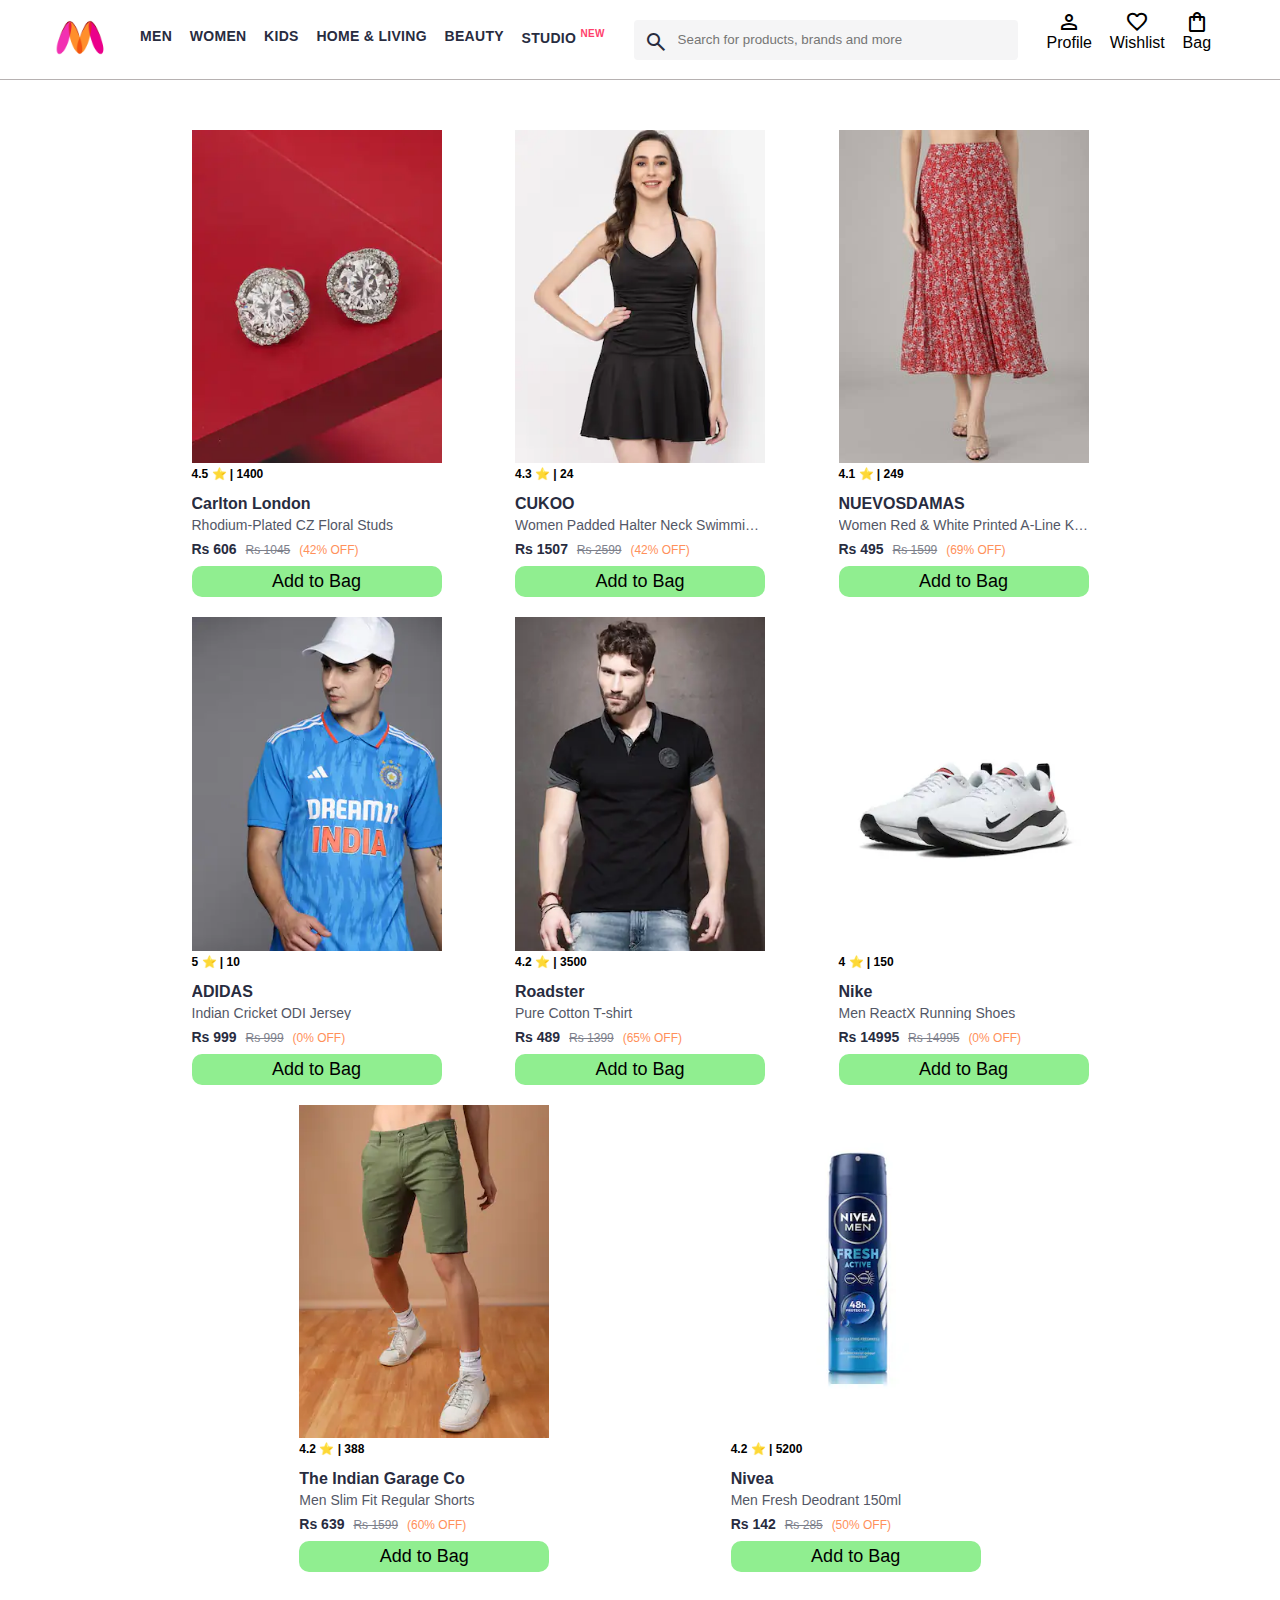
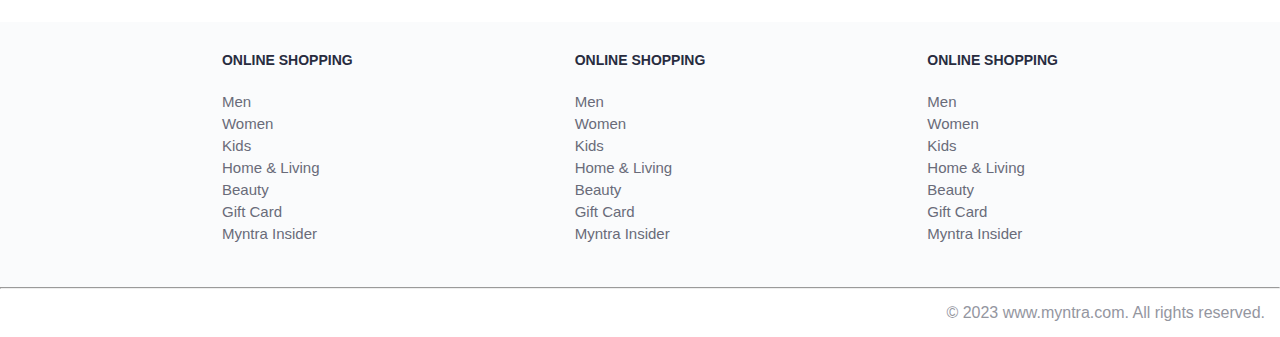
<file: index.html>
<!DOCTYPE html>
<html lang="en">
<head>
    <title>Myntra Functional Clone</title>
    <link rel="stylesheet" href="css/index.css">
    <link rel="stylesheet" href="https://fonts.googleapis.com/css2?family=Material+Symbols+Outlined:opsz,wght,FILL,GRAD@20..48,100..700,0..1,-50..200" />
</head>
<body>
    <header>
        <div class="logo_container">
            <a href="#"><img class="myntra_home" src="images/myntra_logo.webp" alt="Myntra Home"></a>
        </div>
        <nav class="nav_bar">
            <a href="#">Men</a>
            <a href="#">Women</a>
            <a href="#">Kids</a>
            <a href="#">Home & Living</a>
            <a href="#">Beauty</a>
            <a href="#">Studio <sup>New</sup></a>
        </nav>
        <div class="search_bar">
            <span class="material-symbols-outlined search_icon">search</span>
            <input class="search_input" placeholder="Search for products, brands and more">
        </div>
        <div class="action_bar">
            <div class="action_container">
                <span class="material-symbols-outlined action_icon">person</span>
                <span class="action_name">Profile</span>
            </div>

            <div class="action_container">
                <span class="material-symbols-outlined action_icon">favorite</span>
                <span class="action_name">Wishlist</span>
            </div>

            <a class="action_container" href="pages/bag.html">
                <span class="material-symbols-outlined action_icon">shopping_bag</span>
                <span class="action_name">Bag</span>
                <span class="bag-item-count">0</span>  
            </a>
        </div>
    </header>
    <main>
        <div class="items-container">  
        </div>
    </main>
    <footer>
        <div class="footer_container">
            <div class="footer_column">
                <h3>ONLINE SHOPPING</h3>

                <a href="#">Men</a>
                <a href="#">Women</a>
                <a href="#">Kids</a>
                <a href="#">Home & Living</a>
                <a href="#">Beauty</a>
                <a href="#">Gift Card</a>
                <a href="#">Myntra Insider</a>
            </div>

            <div class="footer_column">
                <h3>ONLINE SHOPPING</h3>

                <a href="#">Men</a>
                <a href="#">Women</a>
                <a href="#">Kids</a>
                <a href="#">Home & Living</a>
                <a href="#">Beauty</a>
                <a href="#">Gift Card</a>
                <a href="#">Myntra Insider</a>
            </div>

            <div class="footer_column">
                <h3>ONLINE SHOPPING</h3>

                <a href="#">Men</a>
                <a href="#">Women</a>
                <a href="#">Kids</a>
                <a href="#">Home & Living</a>
                <a href="#">Beauty</a>
                <a href="#">Gift Card</a>
                <a href="#">Myntra Insider</a>
            </div>
        </div>
        <hr>

        <div class="copyright">
            © 2023 www.myntra.com. All rights reserved.
        </div>
    </footer>
    <script src="data/items.js"></script>
    <script src="js/index.js"></script>
</body>
</html>
</file>
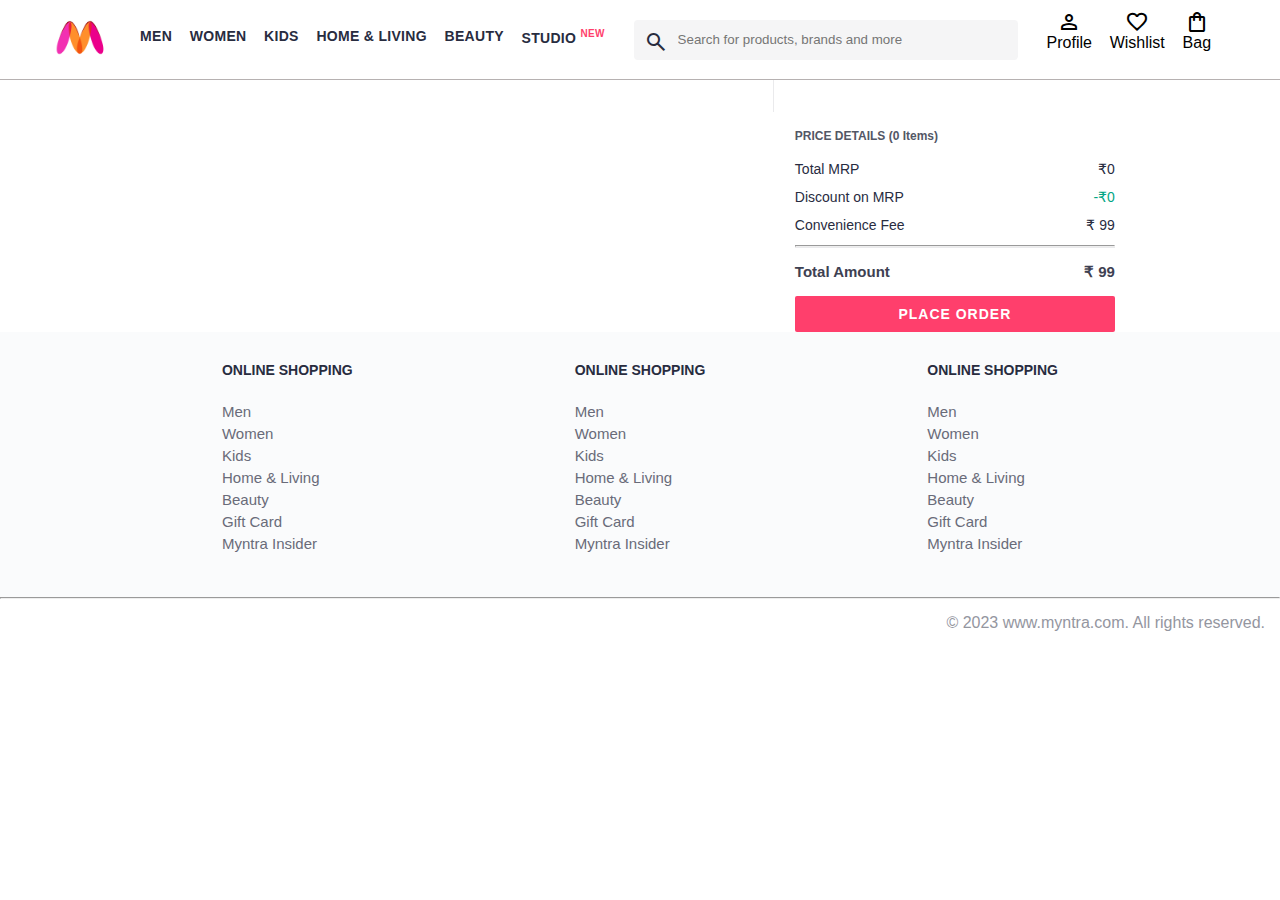
<file: pages/bag.html>
<!DOCTYPE html>
<html lang="en">
<head>
    <title>Myntra Clone</title>
    <link rel="stylesheet" href="../css/index.css">
    <link rel="stylesheet" href="../css/bag.css">
    <link rel="stylesheet" href="https://fonts.googleapis.com/css2?family=Material+Symbols+Outlined:opsz,wght,FILL,GRAD@20..48,100..700,0..1,-50..200" />
</head>
<body>
    <header>
        <div class="logo_container">
            <a href="#"><img class="myntra_home" src="../images/myntra_logo.webp" alt="Myntra Home"></a>
        </div>
        <nav class="nav_bar">
            <a href="#">Men</a>
            <a href="#">Women</a>
            <a href="#">Kids</a>
            <a href="#">Home & Living</a>
            <a href="#">Beauty</a>
            <a href="#">Studio <sup>New</sup></a>
        </nav>
        <div class="search_bar">
            <span class="material-symbols-outlined search_icon">search</span>
            <input class="search_input" placeholder="Search for products, brands and more">
        </div>
        <div class="action_bar">
            <div class="action_container">
                <span class="material-symbols-outlined action_icon">person</span>
                <span class="action_name">Profile</span>
            </div>

            <div class="action_container">
                <span class="material-symbols-outlined action_icon">favorite</span>
                <span class="action_name">Wishlist</span>
            </div>

            <div class="action_container">
                <span class="material-symbols-outlined action_icon">shopping_bag</span>
                <span class="action_name">Bag</span>
                <span class="bag-item-count">0</span>
            </div>
        </div>
    </header>
    <main>
      <div class="bag-page">
        <div class="bag-items-container">
        </div>
        <div class="bag-summary">

        </div>

      </div>
    </main>
    <footer>
        <div class="footer_container">
            <div class="footer_column">
                <h3>ONLINE SHOPPING</h3>

                <a href="#">Men</a>
                <a href="#">Women</a>
                <a href="#">Kids</a>
                <a href="#">Home & Living</a>
                <a href="#">Beauty</a>
                <a href="#">Gift Card</a>
                <a href="#">Myntra Insider</a>
            </div>

            <div class="footer_column">
                <h3>ONLINE SHOPPING</h3>

                <a href="#">Men</a>
                <a href="#">Women</a>
                <a href="#">Kids</a>
                <a href="#">Home & Living</a>
                <a href="#">Beauty</a>
                <a href="#">Gift Card</a>
                <a href="#">Myntra Insider</a>
            </div>

            <div class="footer_column">
                <h3>ONLINE SHOPPING</h3>

                <a href="#">Men</a>
                <a href="#">Women</a>
                <a href="#">Kids</a>
                <a href="#">Home & Living</a>
                <a href="#">Beauty</a>
                <a href="#">Gift Card</a>
                <a href="#">Myntra Insider</a>
            </div>
        </div>
        <hr>

        <div class="copyright">
            © 2023 www.myntra.com. All rights reserved.
        </div>
    </footer>
    
    <script src="../data/items.js"></script>
    <script src="../js/index.js"></script>
    <script src="../js/bag.js"></script>
    
    
</body>
</html>
</file>
<file: css/index.css>
/***************** Item Page CSS **************************/
/*.action_container {
    text-decoration: none;
}
a.action_container:link {
    color:black;
}
.item-details {
    cursor: pointer;
    width: 250px;
    margin: 10px;
}
.stars {
    font-size: 12px;
    font-weight: 700;
    text-align: left;
}
.company {
    font-size: 18px;
    font-weight: 700;
    line-height: 1;
    color: #282c3f;
    margin-bottom: 6px;
    overflow: hidden;
    text-overflow: ellipsis;
    white-space: nowrap;
    margin-top: 20px;
}
.item-name {
    color: #535766;
    font-size: 16px;
    line-height: 1;
    margin-bottom: 0;
    margin-top: 0;
    overflow: hidden;
    text-overflow: ellipsis;
    white-space: nowrap;
    font-weight: 400;
    display: block;
}
.price-container {
    margin-top: 10px;
}
.current-price {
    font-size: 14px;
    font-weight: 700;
    color: #282c3f;
}
.original-price {
    text-decoration: line-through;
    color: #7e818c;
    font-weight: 400;
    margin-left: 5px;
    font-size: 12px;
}
.discount-percentage {
    color: #ff905a;
    font-weight: 400;
    font-size: 12px;
    margin-left: 5px;
}
.btn-bag {
    background-color: lightgreen;
    border: none;
    padding: 5px 15px;
    border-radius: 10px;
    width: 100%;
    margin-top: 7px;
    font-size: 20px;
    cursor: pointer;
}
.bag-items {
    background-color: #f16565;
    white-space: nowrap;
    text-align: center;
    line-height: 18px;
    padding: 0 6px;
    height: 18px;
    position: relative;
    border-radius: 50%;
    font-size: 12px;
    color: #fff;
    left: 13px;
    top: -44px;
    font-weight: 700;
    cursor: pointer;
}*/

* {
    margin: 0px;
    padding: 0;
    font-family: Assistant,-apple-system,BlinkMacSystemFont,Segoe UI,Roboto,Helvetica,Arial,sans-serif;
    box-sizing: border-box;
}
header {
    display: flex;
    background-color: #ffffff;
    height: 80px;
    justify-content: space-between;
    align-items: center;
    border-bottom: 1px solid #b6b1b1;
}
.myntra_home {
    height: 45px;
}
.logo_container {
    margin-left: 4%;
}
.action_bar {
    margin-right: 4%;
}
.nav_bar {
    display: flex;
    min-width: 500px;
    justify-content: space-evenly;
}
.nav_bar a {
    font-size: 14px;
    letter-spacing: .3px;
    color: #282c3f;
    font-weight: 700;
    text-transform: uppercase;
    text-decoration: none;
    padding: 27px 0;
    border-bottom: 5px solid #ffffff;
}
.nav_bar a:hover {
    border-bottom: 4px solid #f54e77;
}

.nav_bar a sup {
    color: #ff3f6c;
    font-size: 10px;
}

.search_bar {
    height: 40px;
    min-width: 200px;
    width: 30%;
    display: flex;
    align-items: center;
}
.search_icon {
    box-sizing: content-box;
    height: 20px;
    padding: 10px;

    background-color: #f5f5f6;
    color: #282c3f;
    font-weight: 300;
    border-radius: 4px 0 0 4px;
}
.search_input {
    color: #696e79;
    background-color: #f5f5f6;
    flex-grow: 1;
    height: 40px;
    border: 0;
    border-radius: 0 4px 4px 0;
}

.action_bar {
    display: flex;
    min-width: 200px;
    justify-content: space-evenly;
}

.action_container {
    display: flex;
    flex-direction: column;
    align-items: center;
}

/* Main section */
.banner_container {
    margin: 40px 0;
}
.banner_image {
    width: 100%;
}

.category_heading {
    text-transform: uppercase;
    color: #3e4152;
    letter-spacing: .15em;
    font-size: 1.8em;
    margin: 50px 0 10px 30px;
    max-height: 5em;
    font-weight: 700;
}

.category-items,.items-container {
    width: 80%;
    margin: 50px 10%;
    display: flex;
    flex-wrap: wrap;
    justify-content: space-evenly;
}

.sale_item {
    width: 250px;
}

.footer_container {
    padding: 30px 0px 40px 0px;
    background: #FAFBFC;
    display: flex;
    justify-content: space-evenly;
}

.footer_column {
    display: flex;
    flex-direction: column;
}

.footer_column h3 {
    color: #282c3f;
    font-size: 14px;
    margin-bottom: 25px;
}

.footer_column a {
    color: #696b79;
    font-size: 15px;
    text-decoration: none;
    padding-bottom: 5px;
}

.copyright {
    color: #94969f;
    text-align: end;
    padding: 15px;
}
.items-container{
   width: 80%;
   margin: 40px 10%;
}
.item-container{
  width: 250px;
  margin: 10px;
}

.item-image{
  width: 100%;
}
.rating{
    font-size: 12px;
    font-weight: 700;
}
.company-name{
    margin-top: 15px;
   font-size: 16px;
   font-weight: 700;
   line-height: 1;
   color: #282c3f;
   margin-bottom: 6px;
   overflow: hidden;
   text-overflow: ellipsis;
   white-space: nowrap;
}
.item-name{
 color: #535766;
 font-size: 14px;
 line-height: 1;
 margin-bottom: 0;
 margin-top: 0;
 overflow: hidden;
 text-overflow: ellipsis;
 white-space: nowrap;
 font-weight: 400;
 display: block;
}
.price{
    margin-top: 10px;
  font-size: 14px;
  line-height: 15px;
  color: #282c3f;
  white-space:nowrap;
}
.current-price{
  font-size: 14px;
  font-weight: 700;
  color: #282c3f;
}
.original-price{
 text-decoration: line-through;
 color: #7e818c;
 font-weight: 400;
 margin-left: 5px;
 font-size: 12px;
}
.discount{
  color: #ff905a;
  font-weight: 400px;
  font-size: 12px;
  margin-left: 5px;
}
.btn-add-bag{
    margin-top: 8px;
    font-size: 18px;
    width: 100%;
  background-color: lightgreen;
  border: none;
  padding: 5px 15px;
  border-radius: 10px;
  cursor: pointer;
}
.bag-item-count{
    background-color: #f16565;
    white-space: nowrap;
    text-align: center;
    line-height: 18px;
    padding: 0 6px;
    height: 18px;
    position: relative;
    border-radius: 50%;
    font-size: 12px;
    color: #fff;
    left: 13px;
    top: -44px;
    font-weight: 700;
    cursor: pointer;
}
.action_container {
    text-decoration: none;
}
a.action_container:link {
    color:black;
}
</file>
<file: css/bag.css>
.bag-items-container {
  display: inline-block;
  width: 64%;
  padding-right: 20px;
  border-right: 1px solid #eaeaec;
  padding-top: 32px;
  color: #282c3f;
  font-size: 13px;
  line-height: 1.42857143;
}

.bag-page {
  width: 75%;
  margin-left: 12.5%;
}

.bag-summary {
  vertical-align: top;
  display: inline-block;
  width: 35%;
  padding: 24px 0 0 16px;
  color: #282c3f;
  font-size: 13px;
  line-height: 1.42857143;
}

.bag-details-container {
  margin-bottom: 16px;
}

.price-header {
  font-size: 12px;
  font-weight: 700;
  margin: 24px 0 16px;
  color: #535766;
}

.price-item {
  margin-bottom: 12px;
  line-height: 16px;
  font-size: 14px;
  color: #282c3f;
}

.price-item-value {
  float: right;
}

.priceDetail-base-discount {
  color: #03a685;
}

.price-footer {
  font-weight: 700;
  font-size: 15px;
  padding-top: 16px;
  border-top: 1px solid #eaeaec;
  color: #3e4152;
  line-height: 16px;
}

.btn-place-order {
  width: 100%;
  letter-spacing: 1px;
  font-size: 14px;
  font-weight: 600;
  border-radius: 2px;
  border-width: 0px;
  padding: 10px 16px;
  background-color: rgb(255, 63, 108);
  color: rgb(255, 255, 255);
  cursor: pointer;
}

.bag-item-container {
  margin-bottom: 8px;
  background: #fff;
  font-size: 14px;
  border: 1px solid #eaeaec;
  border-radius: 4px;
  position: relative;
  padding: 12px 12px 0;
}

.item-left-part {
  position: absolute;
  background: rgb(255, 242, 223);
  height: 148px;
  width: 111px;
}

.item-right-part {
  padding-left: 12px;
  position: relative;
  min-height: 148px;
  margin-left: 111px;
  margin-bottom: 12px;
}

.bag-item-img {
  width: 100%;
}

.return-period {
  display: inline-flex;
  font-size: 14px;
  padding-top: 8px;
}

.return-period-days {
  font-weight: 700;
  margin-right: 4px;
}

.delivery-details {
  margin-top: 5px;
  color: #282c3f;
  font-size: 12px;
  letter-spacing: -.1px;
  margin-bottom: 8px;
  line-height: 15px;
}

.delivery-details-days {
  color: #03a685;
}

.remove-from-cart {
  position: absolute;
  font-size: 25px;
  top: 10px;
  right: 18px;
  width: 14px;
  height: 14px;
  cursor: pointer;
}
</file>
